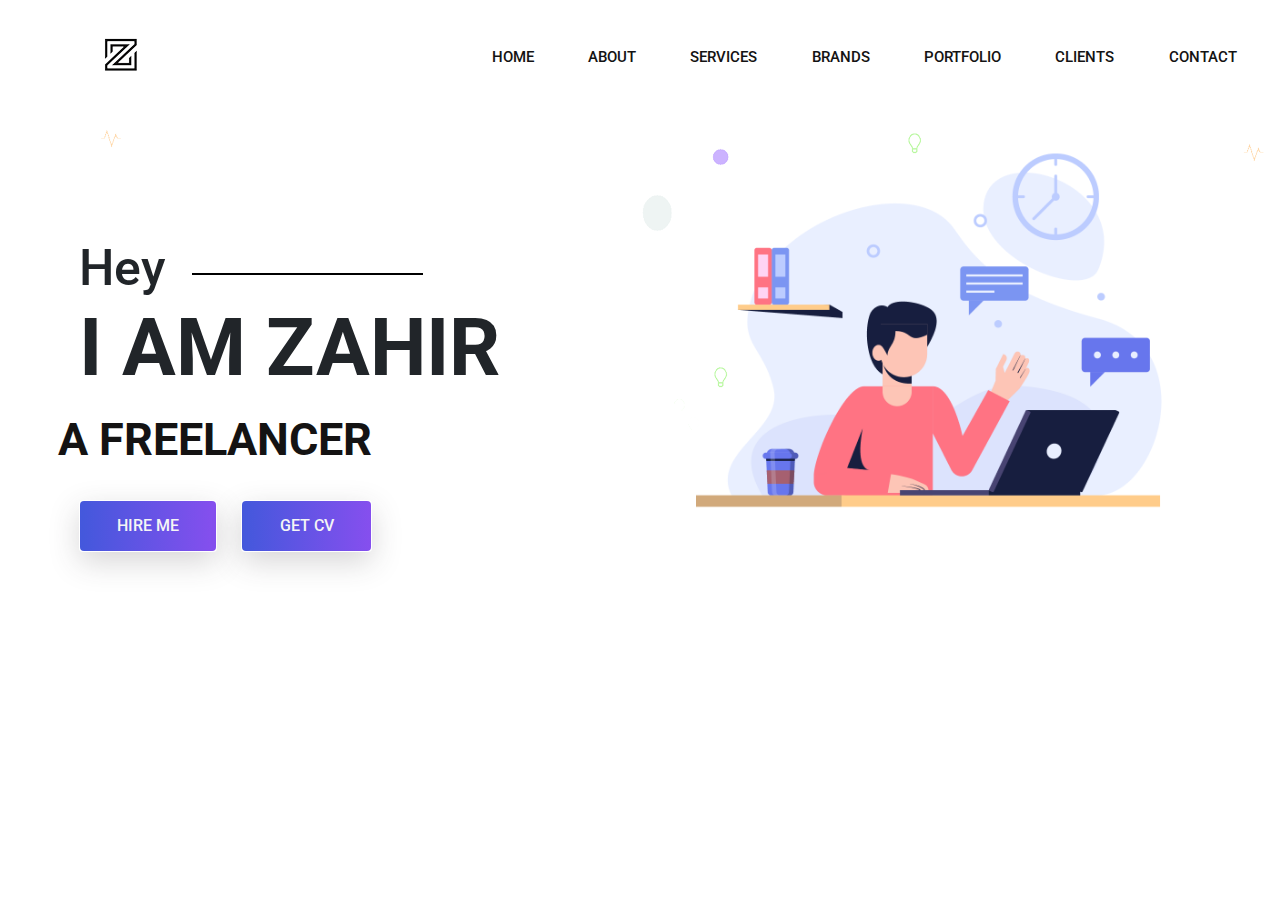
<file: Index.html>
<!DOCTYPE html>
<html lang="en">

<head>
    <meta charset="UTF-8">
    <meta name="viewport" content="width=device-width, initial-scale=1.0">
    <meta http-equiv="X-UA-Compatible" content="ie=edge">
    <title>Personal Portfolio Website</title>

    <link rel="stylesheet" href="./css/bootstrap.min.css">

    <link rel="stylesheet" href="./css/style.css">

    <link rel="stylesheet" href="./css/responsive.css">

    <link rel="stylesheet" href="./css/transition.css">

    <style>
        body{
            overflow-y: hidden;
        }

    </style>

</head>

<body>


    <!--  ======================= Start Header Area ============================== -->
<div class="nav-wrapper">
    <header class="header_area">
        <div class="main-menu">
            <nav class="navbar navbar-expand-lg navbar-light">
                <a class="navbar-brand" href="Index.html"><img src="./img/logo.png" alt="logo"></a>
                <button class="navbar-toggler" type="button" data-toggle="collapse" data-target="#navbarNav"
                    aria-controls="navbarNav" aria-expanded="false" aria-label="Toggle navigation">
                    <span class="navbar-toggler-icon"></span>
                </button>
                <div class="collapse navbar-collapse" id="navbarNav">
                    <div class="mr-auto"></div>
                    <ul class="navbar-nav">
                        <li class="nav-item">
                            <a class="nav-link" href="Index.html">Home</a>
                        </li>
                        <li class="nav-item">
                            <a class="nav-link" href="about.html">about</a>
                        </li>
                        <li class="nav-item">
                            <a class="nav-link" href="Services.html">Services</a>
                        </li>
                        <li class="nav-item">
                            <a class="nav-link" href="brands.html">brands</a>
                        </li>
                        <li class="nav-item">
                            <a class="nav-link" href="portfolio.html">portfolio</a>
                        </li>
                        <li class="nav-item">
                            <a class="nav-link" href="clients.html">clients</a>
                        </li>
                        <li class="nav-item">
                            <a class="nav-link" href="contact.html">contact</a>
                        </li>

                    </ul>
                </div>
            </nav>
        </div>
    </header>
</div>
    <!--  ======================= End Header Area ============================== -->

    <!--  ======================= Start Main Area ================================ -->
    <main class="site-main">


        <!--  ======================= Start Banner Area =======================  -->
        <section class="site-banner">
            <div class="container">
                <div class="row">
                    <div class="col-lg-6 col-md-12 site-title">
                        <h3 class="title-text">Hey</h3>
                        <h1 class="title-text text-uppercase">I am Zahir</h1>
                        
                        <div class="animated-text">
                            <div class="line">
                            <div class="line1">A Freelancer</div>
                            <div class="line2"> &nbsp; Web Designer</div>
                            <div class="line3">Web Developer</div>
                            <div class="line4">UX/UI Designer</div>
                            </div>
                         </div>

                        <div class="site-buttons">
                            <div class="d-flex flex-row flex-wrap">
                                <button type="button" class="btn button primary-button mr-4 text-uppercase">hire
                                    me</button>
                                <button type="button" class="btn button primary-button text-uppercase">Get cv</button>
                            </div>
                        </div>
                    </div>
                    <div class="col-lg-6 col-md-12 banner-image">
                        <img src="./img/banner/banner-img.png" alt="banner-img" class="img-fluid">
                    </div>
                </div>
            </div>
        </section>
        <!--  ======================= End Banner Area =======================  -->

    <!--  Jquery js file  -->
    <script src="./js/jquery.3.4.1.js"></script>

    <!--  Bootstrap js file  -->
    <script src="./js/bootstrap.min.js"></script>

    <!--  custom js file  -->
    <script src="./js/main.js"></script>

</body>

</html>
</file>
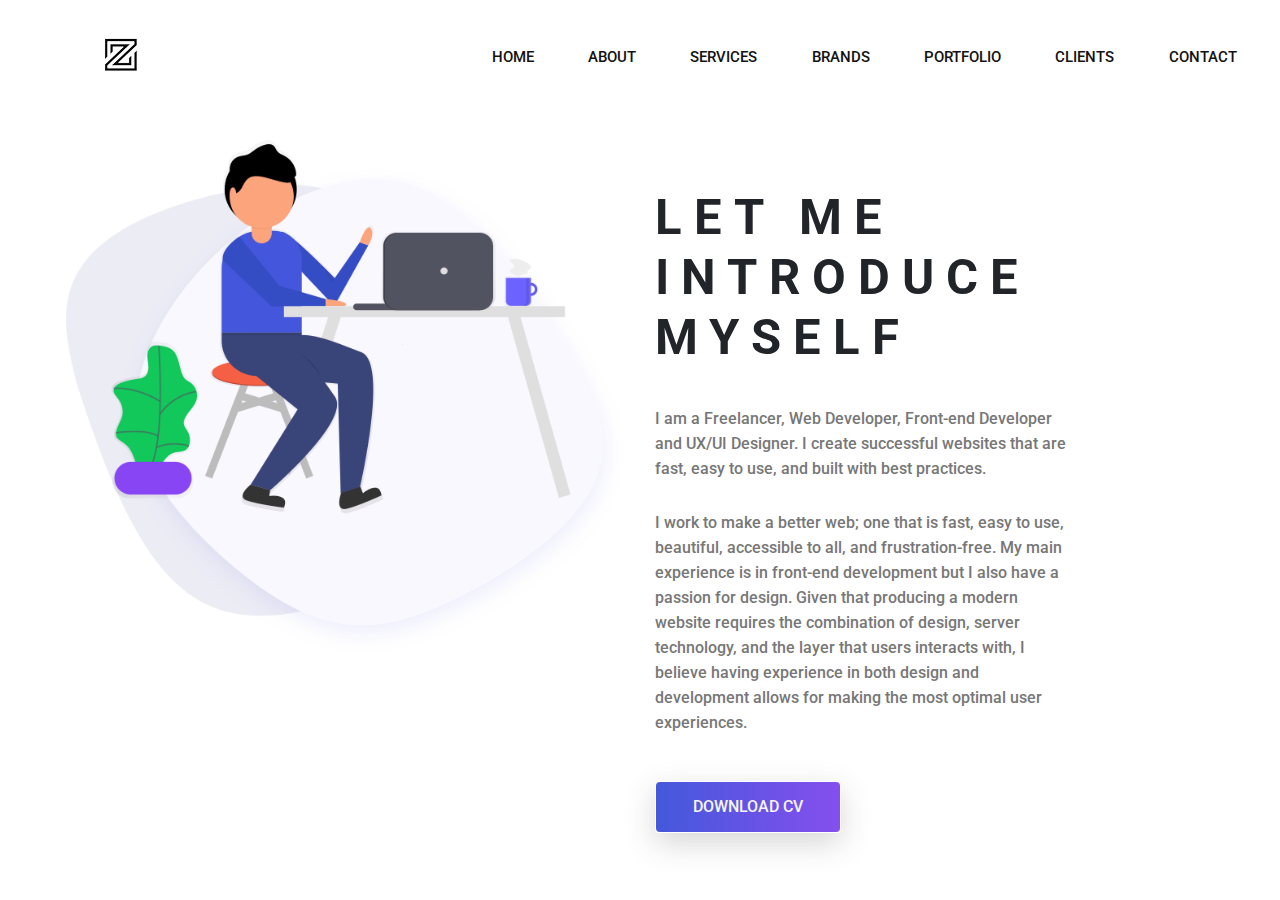
<file: about.html>
<!DOCTYPE html>
<html lang="en">

<head>
    <meta charset="UTF-8">
    <meta name="viewport" content="width=device-width, initial-scale=1.0">
    <meta http-equiv="X-UA-Compatible" content="ie=edge">
    <title>Personal Portfolio Website</title>

    <link rel="stylesheet" href="./css/bootstrap.min.css">

    <link rel="stylesheet" href="./css/style.css">

    <link rel="stylesheet" href="./css/responsive.css">
    
    <link rel="stylesheet" href="./css/transition.css">

    
</head>
<body>
    
     <!--  ======================= Start Header Area ============================== -->
     <header class="header_area">
        <div class="main-menu">
            <nav class="navbar navbar-expand-lg navbar-light">
                <a class="navbar-brand" href="Index.html"><img src="./img/logo.png" alt="logo"></a>
                <button class="navbar-toggler" type="button" data-toggle="collapse" data-target="#navbarNav"
                    aria-controls="navbarNav" aria-expanded="false" aria-label="Toggle navigation">
                    <span class="navbar-toggler-icon"></span>
                </button>
                <div class="collapse navbar-collapse" id="navbarNav">
                    <div class="mr-auto"></div>
                    <ul class="navbar-nav">
                        <li class="nav-item active">
                            <a class="nav-link" href="Index.html">Home</a>
                        </li>
                        <li class="nav-item">
                            <a class="nav-link" href="about.html">about</a>
                        </li>
                        <li class="nav-item">
                            <a class="nav-link" href="Services.html">Services</a>
                        </li>
                        <li class="nav-item">
                            <a class="nav-link" href="brands.html">brands</a>
                        </li>
                        <li class="nav-item">
                            <a class="nav-link" href="portfolio.html">portfolio</a>
                        </li>
                        <li class="nav-item">
                            <a class="nav-link" href="clients.html">clients</a>
                        </li>
                        <li class="nav-item">
                            <a class="nav-link" href="contact.html">contact</a>
                        </li>

                    </ul>
                </div>
            </nav>
        </div>
    </header>

    <!--  ======================= End Header Area ============================== -->


      <!--  ========================= About Area ==========================  -->
      <main class="site-main">
      <section class="about-area">
        <div class="container-fluid">
            <div class="row">
                <div class="col-lg-6 col-md-12">
                    <div class="about-image">
                        <img src="./img/about-us.png" alt="About us" class="img-fluid">
                    </div>
                </div>
                <div class="col-lg-6 col-md-12 about-title">
                    <h2 class="text-uppercase pt-5">
                        <span>Let me</span>
                        <span>introduce</span>
                        <span>myself</span>
                    </h2>
                    <div class="paragraph py-4 w-75">
                        <p class="para">
                            I am a Freelancer, Web Developer, Front-end Developer and UX/UI Designer.   
                            I create successful websites that are fast, easy to use, and built 
                            with best practices.
                        </p>
                        <p class="para">
                            I work to make a better web; one that is fast, easy to use, beautiful, 
                            accessible to all, and frustration-free. My main experience is in front-end development but I also have a passion 
                            for design. Given that producing a modern website requires the combination 
                            of design, server technology, and the layer that users interacts with, 
                            I believe having experience in both design and development allows for 
                            making the most optimal user experiences.
                        </p>
                    </div>
                    <button type="button" class="btn button primary-button text-uppercase">Download cv</button>
                </div>
            </div>
        </div>
    </section>
</main>
    <!--  ========================= End About Area ==========================  -->


     <!--  Jquery js file  -->
     <script src="./js/jquery.3.4.1.js"></script>

     <!--  Bootstrap js file  -->
     <script src="./js/bootstrap.min.js"></script>
 
     <!--  custom js file  -->
     <script src="./js/main.js"></script>
</body>
</html>
</file>
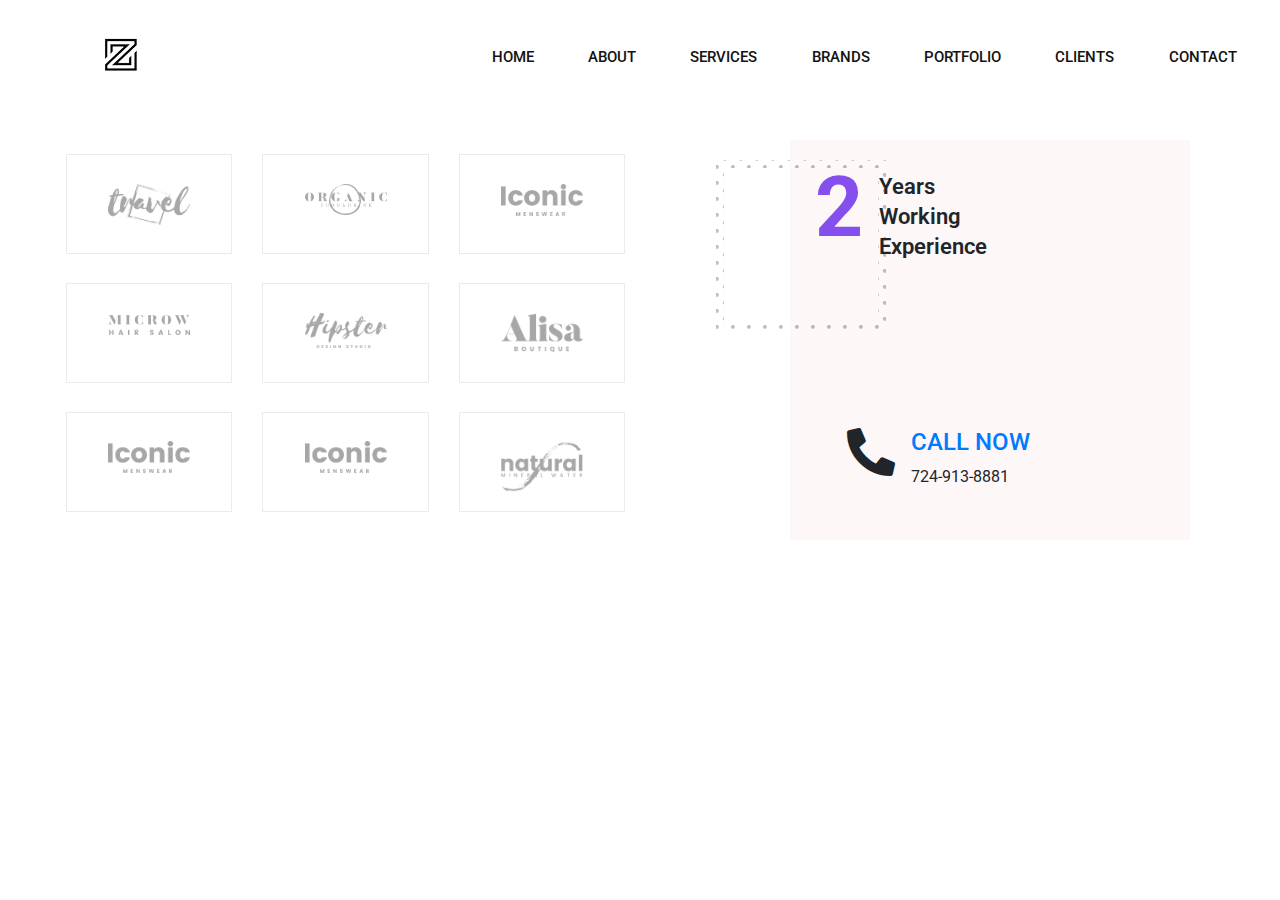
<file: brands.html>
<!DOCTYPE html>
<html lang="en">

<head>
    <meta charset="UTF-8">
    <meta name="viewport" content="width=device-width, initial-scale=1.0">
    <meta http-equiv="X-UA-Compatible" content="ie=edge">
    <title>Personal Portfolio Website</title>

    <link rel="stylesheet" href="./css/bootstrap.min.css">

    <link rel="stylesheet" href="./css/all.min.css">

    <link rel="stylesheet" href="./vendor/Magnific-Popup/dist/magnific-popup.css">

    <link rel="stylesheet" href="./vendor/owl-carousel/css/owl.carousel.min.css">
    <link rel="stylesheet" href="./vendor/owl-carousel/css/owl.theme.default.min.css">

    <link rel="stylesheet" href="css/style.css">

    <link rel="stylesheet" href="./css/responsive.css">
    
    <link rel="stylesheet" href="./css/transition.css">
</head>
<body>
    
     <!--  ======================= Start Header Area ============================== -->
<div class="nav-wrapper">
     <header class="header_area">
        <div class="main-menu">
            <nav class="navbar navbar-expand-lg navbar-light">
                <a class="navbar-brand" href="Index.html"><img src="./img/logo.png" alt="logo"></a>
                <button class="navbar-toggler" type="button" data-toggle="collapse" data-target="#navbarNav"
                    aria-controls="navbarNav" aria-expanded="false" aria-label="Toggle navigation">
                    <span class="navbar-toggler-icon"></span>
                </button>
                <div class="collapse navbar-collapse" id="navbarNav">
                    <div class="mr-auto"></div>
                    <ul class="navbar-nav">
                        <li class="nav-item active">
                            <a class="nav-link" href="Index.html">Home</a>
                        </li>
                        <li class="nav-item">
                            <a class="nav-link" href="about.html">about</a>
                        </li>
                        <li class="nav-item">
                            <a class="nav-link" href="Services.html">Services</a>
                        </li>
                        <li class="nav-item">
                            <a class="nav-link" href="brands.html">brands</a>
                        </li>
                        <li class="nav-item">
                            <a class="nav-link" href="portfolio.html">portfolio</a>
                        </li>
                        <li class="nav-item">
                            <a class="nav-link" href="clients.html">clients</a>
                        </li>
                        <li class="nav-item">
                            <a class="nav-link" href="contact.html">contact</a>
                        </li>

                    </ul>
                </div>
            </nav>
        </div>
    </header>
</div>
    <!--  ======================= End Header Area ============================== -->


     <!--  ======================== Brand Area ==============================  -->
     <main class="site-main">
     <section class="brand-area">
        <div class="container-fluid">
            <div class="row">
                <div class="col-xl-6 col-lg-12 col-md-12">
                    <div class="first-row row">
                        <div class="col-lg-4 col-md-6 col-sm-6">
                            <div class="single-brand">
                                <img src="./img/brands/logo1.png" alt="Brand-1 ">
                            </div>
                        </div>
                        <div class="col-lg-4 col-md-6 col-sm-6">
                            <div class="single-brand">
                                <img src="./img/brands/logo2.png" alt="Brand-2 ">
                            </div>
                        </div>
                        <div class="col-lg-4 col-md-6 col-sm-6">
                            <div class="single-brand">
                                <img src="./img/brands/logo3.png" alt="Brand-3 ">
                            </div>
                        </div>
                        <div class="col-lg-4 col-md-6 col-sm-6">
                            <div class="single-brand">
                                <img src="./img/brands/logo4.png" alt="Brand-4">
                            </div>
                        </div>
                        <div class="col-lg-4 col-md-6 col-sm-6">
                            <div class="single-brand">
                                <img src="./img/brands/logo5.png" alt="Brand-5 ">
                            </div>
                        </div>
                        <div class="col-lg-4 col-md-6 col-sm-6">
                            <div class="single-brand">
                                <img src="./img/brands/logo6.png" alt="Brand-6">
                            </div>
                        </div>
                        <div class="col-lg-4 col-md-6 col-sm-6">
                            <div class="single-brand">
                                <img src="./img/brands/logo7.png" alt="Brand-7 ">
                            </div>
                        </div>
                        <div class="col-lg-4 col-md-6 col-sm-6">
                            <div class="single-brand">
                                <img src="./img/brands/logo8.png" alt="Brand-8 ">
                            </div>
                        </div>
                        <div class="col-lg-4 col-md-6 col-sm-6">
                            <div class="single-brand">
                                <img src="./img/brands/logo9.png" alt="Brand-9">
                            </div>
                        </div>
                    </div>
                </div>
                <div class="col-xl-6 col-lg-12 col-md-12">
                    <div class="experience-area">
                        <div class="d-flex flex-row years-area">
                            <h2 class="p-3 years">2</h2>
                            <h2>
                                <span>Years</span>
                                <span>Working</span>
                                <span>Experience</span>
                            </h2>
                        </div>
                        <div class="d-flex flex-row flex-wrap call-area">
                            <span><i class="fas fa-phone-alt fa-3x px-3"></i></span>
                            <div class="call-now">
                                <a href="#" class="text-uppercase h4 font-roboto">Call Now</a>
                                <span class="font-roboto py-2">724-913-8881</span>
                            </div>
                        </div>
                        <div class="bg-panel"></div>
                    </div>
                </div>
            </div>
        </div>
    </section>
    </main>

    <!--  ======================== End Brand Area ==============================  -->


     <!--  Jquery js file  -->
     <script src="./js/jquery.3.4.1.js"></script>

     <!--  Bootstrap js file  -->
     <script src="./js/bootstrap.min.js"></script>
 
     <!--  isotope js library  -->
     <script src="./vendor/isotope/isotope.min.js"></script>
 
     <!--  Magnific popup script file  -->
     <script src="./vendor/Magnific-Popup/dist/jquery.magnific-popup.min.js"></script>
 
     <!--  Owl-carousel js file  -->
     <script src="./vendor/owl-carousel/js/owl.carousel.min.js"></script>
 
     <!--  custom js file  -->
     <script src="./js/main.js"></script>


</body>
</html>
</file>
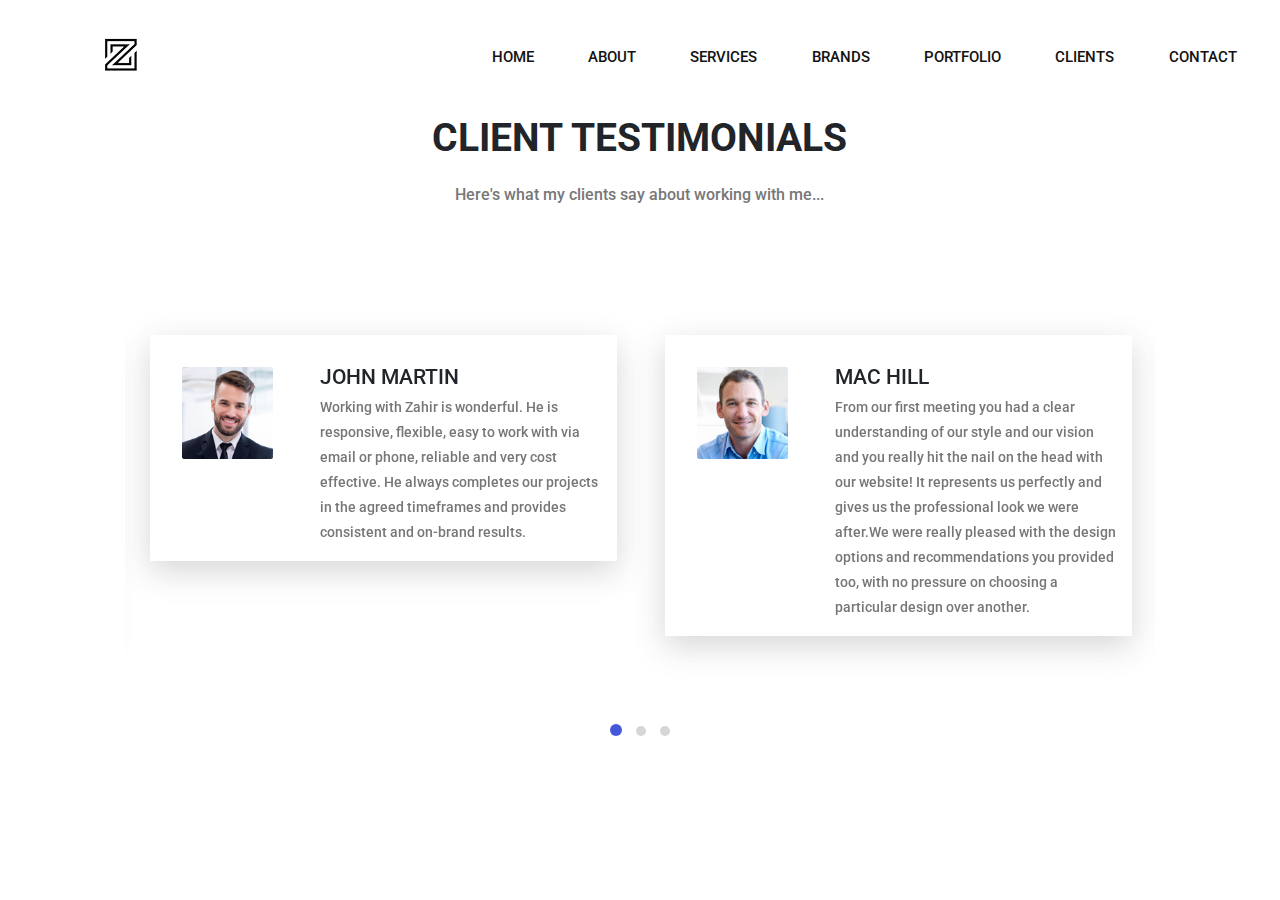
<file: clients.html>
<!DOCTYPE html>
<html lang="en">

<head>
    <meta charset="UTF-8">
    <meta name="viewport" content="width=device-width, initial-scale=1.0">
    <meta http-equiv="X-UA-Compatible" content="ie=edge">
    <title>Personal Portfolio Website</title>

    <link rel="stylesheet" href="./css/bootstrap.min.css">

    <link rel="stylesheet" href="./css/all.min.css">

    <link rel="stylesheet" href="./vendor/Magnific-Popup/dist/magnific-popup.css">

    <link rel="stylesheet" href="./vendor/owl-carousel/css/owl.carousel.min.css">
    <link rel="stylesheet" href="./vendor/owl-carousel/css/owl.theme.default.min.css">

    <link rel="stylesheet" href="./css/style.css">

    <link rel="stylesheet" href="./css/responsive.css">
    
    <link rel="stylesheet" href="./css/transition.css">

    <style>
        .nav-wrapper{
        height: 80px;
        }
    </style>
</head>
<body>
    
     <!--  ======================= Start Header Area ============================== -->
<div class="nav-wrapper">
     <header class="header_area">
        <div class="main-menu">
            <nav class="navbar navbar-expand-lg navbar-light">
                <a class="navbar-brand" href="Index.html"><img src="./img/logo.png" alt="logo"></a>
                <button class="navbar-toggler" type="button" data-toggle="collapse" data-target="#navbarNav"
                    aria-controls="navbarNav" aria-expanded="false" aria-label="Toggle navigation">
                    <span class="navbar-toggler-icon"></span>
                </button>
                <div class="collapse navbar-collapse" id="navbarNav">
                    <div class="mr-auto"></div>
                    <ul class="navbar-nav">
                        <li class="nav-item active">
                            <a class="nav-link" href="Index.html">Home</a>
                        </li>
                        <li class="nav-item">
                            <a class="nav-link" href="about.html">about</a>
                        </li>
                        <li class="nav-item">
                            <a class="nav-link" href="Services.html">Services</a>
                        </li>
                        <li class="nav-item">
                            <a class="nav-link" href="brands.html">brands</a>
                        </li>
                        <li class="nav-item">
                            <a class="nav-link" href="portfolio.html">portfolio</a>
                        </li>
                        <li class="nav-item">
                            <a class="nav-link" href="clients.html">clients</a>
                        </li>
                        <li class="nav-item">
                            <a class="nav-link" href="contact.html">contact</a>
                        </li>

                    </ul>
                </div>
            </nav>
        </div>
    </header>
</div>
    <!--  ======================= End Header Area ============================== -->

 
 
 
 <!--  ======================== About Me Area ==============================  -->
 <main class="site-main">
 <section class="about-area">
    <div class="container">
        <div class="row text-center">
            <div class="col-12">
                <div class="about-title">
                    <h1 class="text-uppercase title-h1">Client Testimonials</h1>
                    <p class="para">
                        Here's what my clients say about working with me...
                    </p>
                </div>
            </div>
        </div>
    </div>

    <div class="container carousel py-lg-5">
        <div class="owl-carousel owl-theme">
            <div class="client row">
                <div class="col-lg-4 col-md-12 client-img">
                    <img src="./img/testimonials/t1.jpg" alt="img1" class="img-fluid">
                </div>
                <div class="col-lg-8 col-md-12 about-client">
                    <h4 class="text-uppercase">John Martin</h4>
                    <p class="para">Working with Zahir is wonderful. He is responsive, flexible, easy to work with via email or phone, reliable and very cost 
                        effective. He always completes our projects in the agreed timeframes and 
                        provides consistent and on-brand results.</p>
                </div>
            </div>
            <div class="client row">
                <div class="col-lg-4 col-md-12 client-img">
                    <img src="./img/testimonials/t2.jpg" alt="img2" class="img-fluid">
                </div>
                <div class="col-lg-8 col-md-12 about-client">
                    <h4 class="text-uppercase">Mac Hill</h4>
                    <p class="para">From our first meeting you had a clear understanding of our style and our 
                        vision and you really hit the nail on the head with our website! It represents 
                        us perfectly and gives us the professional look we were after.We were really 
                        pleased with the design options and recommendations you provided too, with no 
                        pressure on choosing a particular design over another.</p>
                </div>
            </div>
            <div class="client row">
                <div class="col-lg-4 col-md-12 client-img">
                    <img src="./img/testimonials/t3.jpg" alt="img3" class="img-fluid">
                </div>
                <div class="col-lg-8 col-md-12 about-client">
                    <h4 class="text-uppercase">Robert Maxwell</h4>
                    <p class="para">Absoultely love working with Zahir. He is completely engaged in your project, pays
                        close attention to your brief and always recommends the best solutions to achieve 
                        your desired outcome. Zahir continously ensures that our projects run smoothly on 
                        time and on budget. Definitely recommend Zahir!</p>
                </div>
            </div>
            <div class="client row">
                <div class="col-lg-4 col-md-12 client-img">
                    <img src="./img/testimonials/t4.jpg" alt="img4" class="img-fluid">
                </div>
                <div class="col-lg-8 col-md-12 about-client">
                    <h4 class="text-uppercase">Thomas Hill</h4>
                    <p class="para">Highly recommended! Thank you Zahir I’m always very happy with your web designs. 
                        I can tell you what I want and you always deliver something that looks 
                        fantastic and professional. I like that you take care of the web publishing 
                        as well so I don’t need to be involved in that. I’ll continue to hire you for our web 
                        designing needs in the future and I’m more than happy to recommend your services to 
                        other businesses.</p>
                </div>
            </div>
            <div class="client row">
                <div class="col-lg-4 col-md-12 client-img">
                    <img src="./img/testimonials/t5.jpg" alt="img5" class="img-fluid">
                </div>
                <div class="col-lg-8 col-md-12 about-client">
                    <h4 class="text-uppercase">John Conover</h4>
                    <p class="para">Thanks for helping us get our website out there. This was everything we wanted 
                        to get our new business image on the road and we’re absolutely stoked with the results. There’s no way we could have 
                        done all that by ourselves. Since then we’ve had heaps of tradies ask who 
                        designed our website and we’ve been more than happen to recommend your services 
                        to them. Thanks again for your great work!</p>
                </div>
            </div>
            <div class="client row">
                <div class="col-lg-4 col-md-12 client-img">
                    <img src="./img/testimonials/t6.jpg" alt="img6" class="img-fluid">
                </div>
                <div class="col-lg-8 col-md-12 about-client">
                    <h4 class="text-uppercase">Michael Vasquez</h4>
                    <p class="para">Zahir was incredibly easy to work with and beyond professional even while doing 
                        everything via email. He understood my vision for my website and UX design 
                        with his detailed questionnaire and easy communication style.
                        I am thrilled with both my webiste and UX design. I recieve compliments every time
                        I show others my website and UX.</p>
                </div>
            </div>
        </div>
    </div>

</section>
</main>
<!--  ======================== End About Me Area ==============================  -->

<!--  Jquery js file  -->
<script src="./js/jquery.3.4.1.js"></script>

<!--  Bootstrap js file  -->
<script src="./js/bootstrap.min.js"></script>

<!--  isotope js library  -->
<script src="./vendor/isotope/isotope.min.js"></script>

<!--  Magnific popup script file  -->
<script src="./vendor/Magnific-Popup/dist/jquery.magnific-popup.min.js"></script>

<!--  Owl-carousel js file  -->
<script src="./vendor/owl-carousel/js/owl.carousel.min.js"></script>

<!--  custom js file  -->
<script src="./js/main.js"></script>




</body>
</html>
</file>
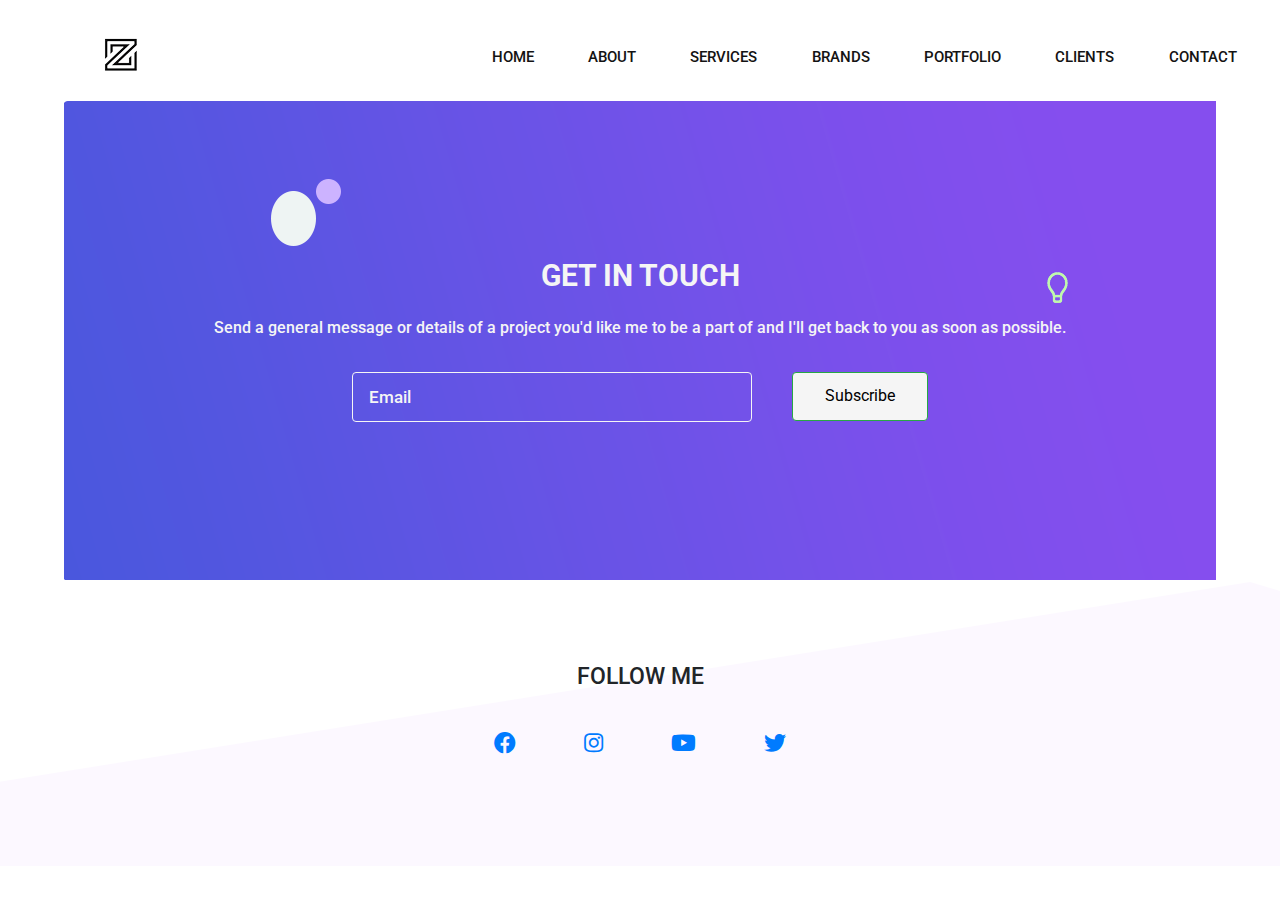
<file: contact.html>
<!DOCTYPE html>
<html lang="en">

<head>
    <meta charset="UTF-8">
    <meta name="viewport" content="width=device-width, initial-scale=1.0">
    <meta http-equiv="X-UA-Compatible" content="ie=edge">
    <title>Personal Portfolio Website</title>

    <link rel="stylesheet" href="./css/bootstrap.min.css">

    <link rel="stylesheet" href="./css/all.min.css">

    <link rel="stylesheet" href="css/style.css">

    <link rel="stylesheet" href="./css/responsive.css">
    
    <link rel="stylesheet" href="./css/transition.css">

</head>
<body>
    
     <!--  ======================= Start Header Area ============================== -->
<div class="nav-wrapper">
     <header class="header_area">
        <div class="main-menu">
            <nav class="navbar navbar-expand-lg navbar-light">
                <a class="navbar-brand" href="Index.html"><img src="./img/logo.png" alt="logo"></a>
                <button class="navbar-toggler" type="button" data-toggle="collapse" data-target="#navbarNav"
                    aria-controls="navbarNav" aria-expanded="false" aria-label="Toggle navigation">
                    <span class="navbar-toggler-icon"></span>
                </button>
                <div class="collapse navbar-collapse" id="navbarNav">
                    <div class="mr-auto"></div>
                    <ul class="navbar-nav">
                        <li class="nav-item active">
                            <a class="nav-link" href="Index.html">Home</a>
                        </li>
                        <li class="nav-item">
                            <a class="nav-link" href="about.html">about</a>
                        </li>
                        <li class="nav-item">
                            <a class="nav-link" href="Services.html">Services</a>
                        </li>
                        <li class="nav-item">
                            <a class="nav-link" href="brands.html">brands</a>
                        </li>
                        <li class="nav-item">
                            <a class="nav-link" href="portfolio.html">portfolio</a>
                        </li>
                        <li class="nav-item">
                            <a class="nav-link" href="clients.html">clients</a>
                        </li>
                        <li class="nav-item">
                            <a class="nav-link" href="contact.html">contact</a>
                        </li>

                    </ul>
                </div>
            </nav>
        </div>
    </header>
</div>
    <!--  ======================= End Header Area ============================== -->




<!--  ========================== Subscribe me Area ============================  -->

<main class="site-main">
<section class="subscribe-us-area">
    <div class="container subscribe">
        <div class="row">
            <div class="col-lg-12 text-center subscribe-title">
                <h4 class="text-uppercase">Get in Touch</h4>
                <p class="para">Send a general message or details of a project you'd like me to be a part of and I'll get back to you as soon as possible.</p>
            </div>
        </div>
        <div class="d-sm-flex justify-content-center">
            <form class="w-50">
                <div class="row d-flex flex-row flex-wrap">
                    <div class="col input-textbox">
                        <input type="text" id="txtemail" class="form-control" placeholder="Email" autocomplete="off">
                    </div>
                    <div class="col">
                        <div class="btn-submit">
                            <button type="submit" class="btn btn-success float-right">Subscribe</button>
                        </div>
                    </div>
                </div>
            </form>
        </div>
    </div>
</section>

</main>
<!--  ========================== End Subscribe me Area ============================  -->


<footer class="footer-area">
    <div class="container">
        <div class="">
            <div class="social text-center">
                <h3 class="text-uppercase">Follow me</h3>
                <a href="#"><i class="fab fa-facebook"></i></a>
                <a href="#"><i class="fab fa-instagram"></i></a>
                <a href="#"><i class="fab fa-youtube"></i></a>
                <a href="#"><i class="fab fa-twitter"></i></a>
            </div>
        </div>
    </div>
</footer>






    <!--  Jquery js file  -->
    <script src="./js/jquery.3.4.1.js"></script>

    <!--  Bootstrap js file  -->
    <script src="./js/bootstrap.min.js"></script>

    <!--  custom js file  -->
    <script src="./js/main.js"></script>


</body>
</html>
</file>
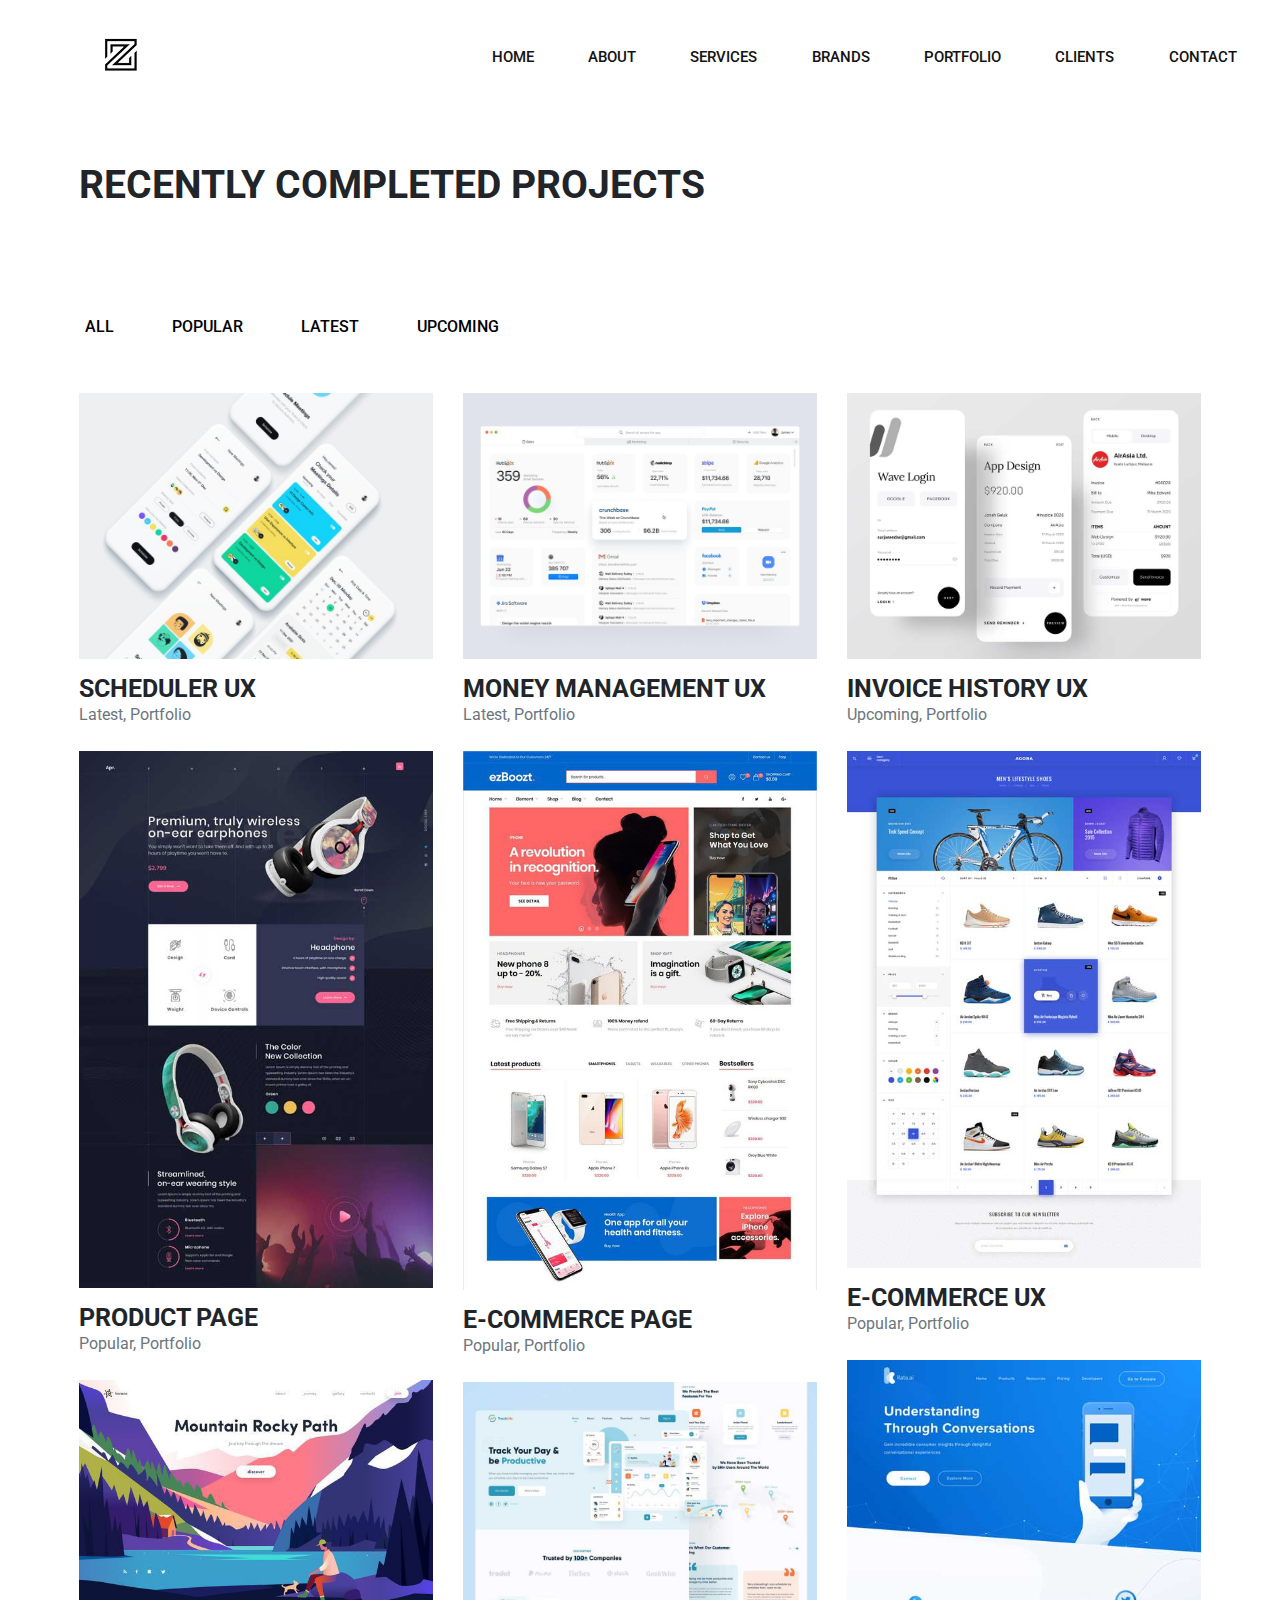
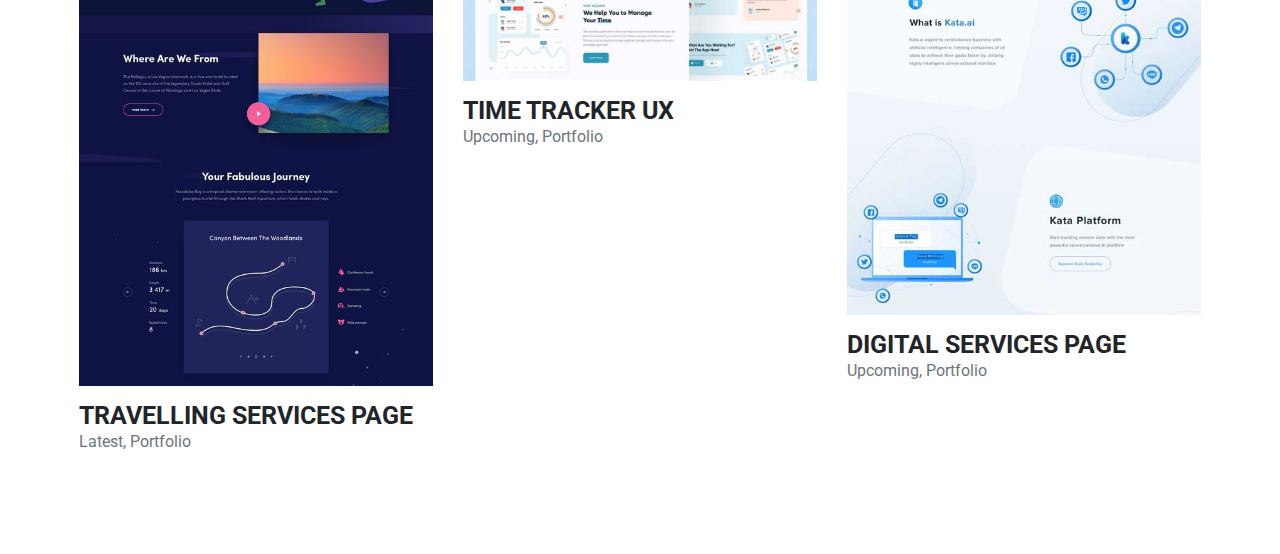
<file: portfolio.html>
<!DOCTYPE html>
<html lang="en">

<head>
    <meta charset="UTF-8">
    <meta name="viewport" content="width=device-width, initial-scale=1.0">
    <meta http-equiv="X-UA-Compatible" content="ie=edge">
    <title>Personal Portfolio Website</title>
    
    <link rel="stylesheet" href="./css/bootstrap.min.css">

    <link rel="stylesheet" href="./css/all.min.css">

    <link rel="stylesheet" href="./vendor/Magnific-Popup/dist/magnific-popup.css">

    <link rel="stylesheet" href="./vendor/owl-carousel/css/owl.carousel.min.css">
    <link rel="stylesheet" href="./vendor/owl-carousel/css/owl.theme.default.min.css">

    <link rel="stylesheet" href="./css/style.css">

    <link rel="stylesheet" href="./css/responsive.css">
    
    <link rel="stylesheet" href="./css/transition.css">
</head>
<body>
    
     <!--  ======================= Start Header Area ============================== -->
<div class="nav-wrapper">
     <header class="header_area">
        <div class="main-menu">
            <nav class="navbar navbar-expand-lg navbar-light">
                <a class="navbar-brand" href="Index.html"><img src="./img/logo.png" alt="logo"></a>
                <button class="navbar-toggler" type="button" data-toggle="collapse" data-target="#navbarNav"
                    aria-controls="navbarNav" aria-expanded="false" aria-label="Toggle navigation">
                    <span class="navbar-toggler-icon"></span>
                </button>
                <div class="collapse navbar-collapse" id="navbarNav">
                    <div class="mr-auto"></div>
                    <ul class="navbar-nav">
                        <li class="nav-item active">
                            <a class="nav-link" href="Index.html">Home</a>
                        </li>
                        <li class="nav-item">
                            <a class="nav-link" href="about.html">about</a>
                        </li>
                        <li class="nav-item">
                            <a class="nav-link" href="Services.html">Services</a>
                        </li>
                        <li class="nav-item">
                            <a class="nav-link" href="brands.html">brands</a>
                        </li>
                        <li class="nav-item">
                            <a class="nav-link" href="portfolio.html">portfolio</a>
                        </li>
                        <li class="nav-item">
                            <a class="nav-link" href="clients.html">clients</a>
                        </li>
                        <li class="nav-item">
                            <a class="nav-link" href="contact.html">contact</a>
                        </li>

                    </ul>
                </div>
            </nav>
        </div>
    </header>
</div>
    <!--  ======================= End Header Area ============================== -->



<!--  ======================= Project Area =============================  -->

<main class="site-main">
<section class="project-area">
    <div class="container">
        <div class="project-title pb-5">
            <h1 class="text-uppercase title-h1">Recently Completed Projects</h1>
        </div>

        <div class="button-group">
            <button type="button" class="active" id="btn1" data-filter="*">All</button>
            <button type="button" data-filter=".popular">Popular</button>
            <button type="button" data-filter=".latest">Latest</button>
            <button type="button" data-filter=".upcoming">Upcoming</button>
        </div>


        <div class="row grid">
            <div class="col-lg-4 col-md-6 col-sm-12 element-item latest">
                <div class="our-project">
                    <div class="img">
                        <a class="test-popup-link" href="./img/portfolio/p1.jpg">
                            <img src="./img/portfolio/p1.jpg" alt="portfolio-1" class="img-fluid">
                        </a>
                    </div>
                    <div class="title py-4">
                        <h4 class="text-uppercase">Scheduler UX</h4>
                        <span class="text-secondary">Latest, Portfolio</span>
                    </div>
                </div>
            </div>
            <div class="col-lg-4 col-md-6 col-sm-12 element-item latest">
                <div class="our-project">
                    <div class="img">
                        <a class="test-popup-link" href="./img/portfolio/p2.jpg">
                            <img src="./img/portfolio/p2.jpg" alt="portfolio-2" class="img-fluid">
                        </a>
                    </div>
                    <div class="title py-4">
                        <h4 class="text-uppercase">Money Management UX</h4>
                        <span class="text-secondary">Latest, Portfolio</span>
                    </div>
                </div>
            </div>
            <div class="col-lg-4 col-md-6 col-sm-12 element-item upcoming">
                <div class="our-project">
                    <div class="img">
                        <a class="test-popup-link" href="./img/portfolio/p3.jpg">
                            <img src="./img/portfolio/p3.jpg" alt="portfolio-3" class="img-fluid">
                        </a>
                    </div>
                    <div class="title py-4">
                        <h4 class="text-uppercase">Invoice History UX</h4>
                        <span class="text-secondary">Upcoming, Portfolio</span>
                    </div>
                </div>
            </div>
            <div class="col-lg-4 col-md-6 col-sm-12 element-item popular">
                <div class="our-project">
                    <div class="img">
                        <a class="test-popup-link" href="./img/portfolio/p4.jpg">
                            <img src="./img/portfolio/p4.jpg" alt="portfolio-4" class="img-fluid">
                        </a>
                    </div>
                    <div class="title py-4">
                        <h4 class="text-uppercase">Product Page</h4>
                        <span class="text-secondary">Popular, Portfolio</span>
                    </div>
                </div>
            </div>
            <div class="col-lg-4 col-md-6 col-sm-12 element-item popular">
                <div class="our-project">
                    <div class="img">
                        <a class="test-popup-link" href="./img/portfolio/p5.jpg">
                            <img src="./img/portfolio/p5.jpg" alt="portfolio-5" class="img-fluid">
                        </a>
                    </div>
                    <div class="title py-4">
                        <h4 class="text-uppercase">E-commerce Page</h4>
                        <span class="text-secondary">Popular, Portfolio</span>
                    </div>
                </div>
            </div>
            <div class="col-lg-4 col-md-6 col-sm-12 element-item popular">
                <div class="our-project">
                    <div class="img">
                        <a class="test-popup-link" href="./img/portfolio/p6.jpg">
                            <img src="./img/portfolio/p6.jpg" alt="portfolio-6" class="img-fluid">
                        </a>
                    </div>
                    <div class="title py-4">
                        <h4 class="text-uppercase">E-commerce Ux</h4>
                        <span class="text-secondary">Popular, Portfolio</span>
                    </div>
                </div>
            </div>
            <div class="col-lg-4 col-md-6 col-sm-12 element-item upcoming">
                <div class="our-project">
                    <div class="img">
                        <a class="test-popup-link" href="./img/portfolio/p7.jpg">
                            <img src="./img/portfolio/p7.jpg" alt="portfolio-7" class="img-fluid">
                        </a>
                    </div>
                    <div class="title py-4">
                        <h4 class="text-uppercase">Digital Services Page</h4>
                        <span class="text-secondary">Upcoming, Portfolio</span>
                    </div>
                </div>
            </div>
            <div class="col-lg-4 col-md-6 col-sm-12 element-item latest">
                <div class="our-project">
                    <div class="img">
                        <a class="test-popup-link" href="./img/portfolio/p8.jpg">
                            <img src="./img/portfolio/p8.jpg" alt="portfolio-8" class="img-fluid">
                        </a>
                    </div>
                    <div class="title py-4">
                        <h4 class="text-uppercase">Travelling Services Page</h4>
                        <span class="text-secondary">Latest, Portfolio</span>
                    </div>
                </div>
            </div>
            <div class="col-lg-4 col-md-6 col-sm-12 element-item upcoming">
                <div class="our-project">
                    <div class="img">
                        <a class="test-popup-link" href="./img/portfolio/p9.jpg">
                            <img src="./img/portfolio/p9.jpg" alt="portfolio-9" class="img-fluid">
                        </a>
                    </div>
                    <div class="title py-4">
                        <h4 class="text-uppercase">Time Tracker UX</h4>
                        <span class="text-secondary">Upcoming, Portfolio</span>
                    </div>
                </div>
            </div>
        </div>
    </div>
</section>
</main>
<!--  ======================= End Project Area =============================  -->



<!--  Jquery js file  -->
<script src="./js/jquery.3.4.1.js"></script>

<!--  Bootstrap js file  -->
<script src="./js/bootstrap.min.js"></script>

<!--  isotope js library  -->
<script src="./vendor/isotope/isotope.min.js"></script>

<!--  Magnific popup script file  -->
<script src="./vendor/Magnific-Popup/dist/jquery.magnific-popup.min.js"></script>

<!--  Owl-carousel js file  -->
<script src="./vendor/owl-carousel/js/owl.carousel.min.js"></script>

<!--  custom js file  -->
<script src="./js/main.js"></script>


</body>
</html>
</file>
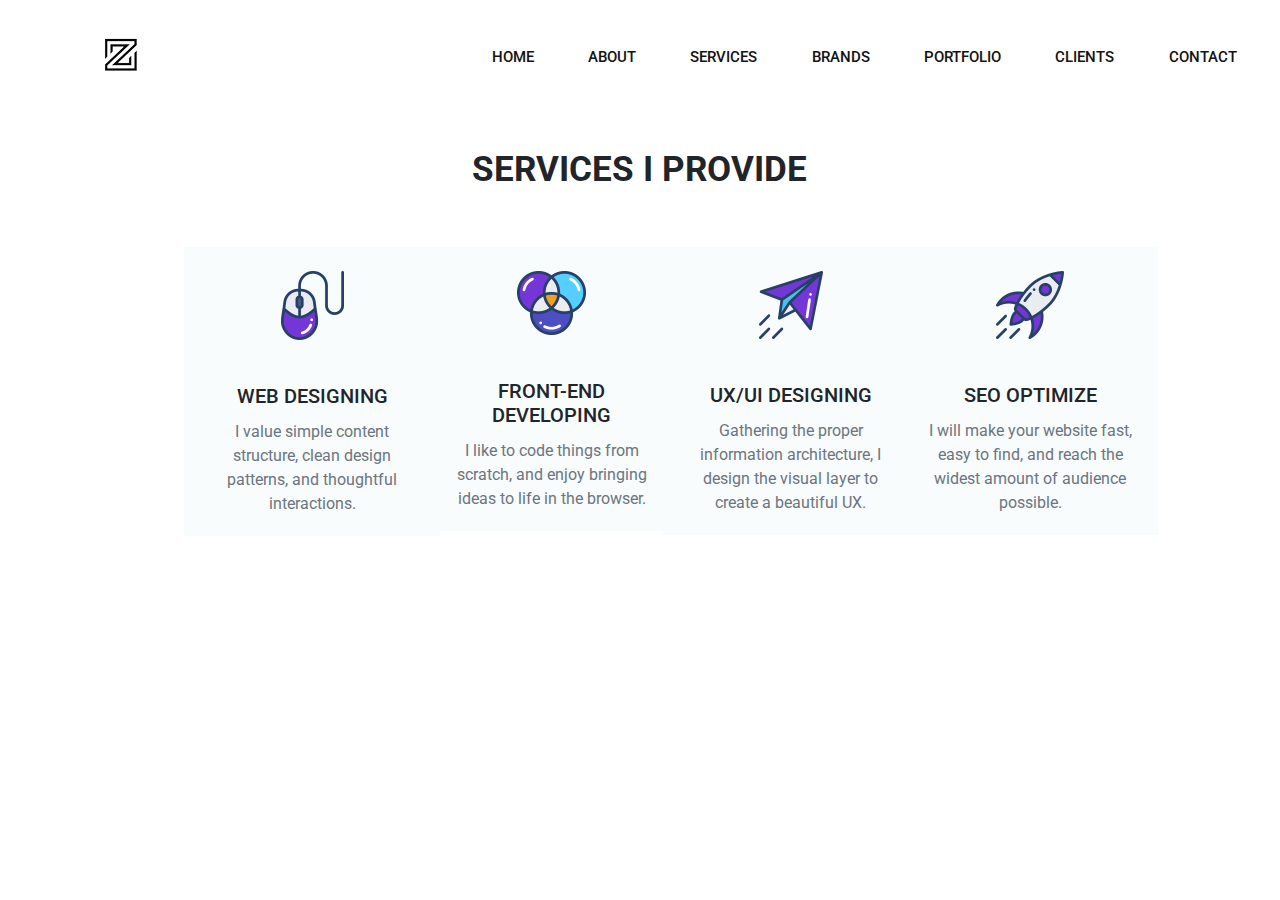
<file: Services.html>
<!DOCTYPE html>
<html lang="en">

<head>
    <meta charset="UTF-8">
    <meta name="viewport" content="width=device-width, initial-scale=1.0">
    <meta http-equiv="X-UA-Compatible" content="ie=edge">
    <title>Personal Portfolio Website</title>

    <link rel="stylesheet" href="./css/bootstrap.min.css">

    <link rel="stylesheet" href="./css/all.min.css">

    <link rel="stylesheet" href="./vendor/Magnific-Popup/dist/magnific-popup.css">

    <link rel="stylesheet" href="./vendor/owl-carousel/css/owl.carousel.min.css">
    <link rel="stylesheet" href="./vendor/owl-carousel/css/owl.theme.default.min.css">

    <link rel="stylesheet" href="./css/style.css">

    <link rel="stylesheet" href="./css/responsive.css">
    
    <link rel="stylesheet" href="./css/transition.css">
</head>
<body>


    <!--  ======================= Start Header Area ============================== -->
<div class="nav-wrapper">
    <header class="header_area">
        <div class="main-menu">
            <nav class="navbar navbar-expand-lg navbar-light">
                <a class="navbar-brand" href="Index.html"><img src="./img/logo.png" alt="logo"></a>
                <button class="navbar-toggler" type="button" data-toggle="collapse" data-target="#navbarNav"
                    aria-controls="navbarNav" aria-expanded="false" aria-label="Toggle navigation">
                    <span class="navbar-toggler-icon"></span>
                </button>
                <div class="collapse navbar-collapse" id="navbarNav">
                    <div class="mr-auto"></div>
                    <ul class="navbar-nav">
                        <li class="nav-item active">
                            <a class="nav-link" href="Index.html">Home</a>
                        </li>
                        <li class="nav-item">
                            <a class="nav-link" href="about.html">about</a>
                        </li>
                        <li class="nav-item">
                            <a class="nav-link" href="Services.html">Services</a>
                        </li>
                        <li class="nav-item">
                            <a class="nav-link" href="brands.html">brands</a>
                        </li>
                        <li class="nav-item">
                            <a class="nav-link" href="portfolio.html">portfolio</a>
                        </li>
                        <li class="nav-item">
                            <a class="nav-link" href="clients.html">clients</a>
                        </li>
                        <li class="nav-item">
                            <a class="nav-link" href="contact.html">contact</a>
                        </li>

                    </ul>
                </div>
            </nav>
        </div>
    </header>
</div>
    <!--  ======================= End Header Area ============================== -->



    <!--  ====================== Start Services Area =============================  -->
    <main class="site-main">
    <section class="services-area">
        <div class="container">
            <div class="row">
                <div class="col-lg-12 text-center services-title">
                    <h1 class="text-uppercase title-text">Services I provide</h1>
                </div>
            </div>
            <div class="container services-list">
                <div class="row">
                    <div class="col-lg-3 col-md-6 col-sm-12">
                        <div class="services">
                            <div class="sevices-img text-center py-4">
                                <img src="./img/services/s1.png" alt="Services-1">
                            </div>
                            <div class="card-body text-center">
                                <h5 class="card-title text-uppercase font-roboto">Web Designing</h5>
                                <p class="card-text text-secondary">
                                    I value simple content structure, clean design patterns, and thoughtful interactions.
                                </p>
                            </div>
                        </div>
                    </div>
                    <div class="col-lg-3 col-md-6 col-sm-12">
                        <div class="services">
                            <div class="sevices-img text-center py-4">
                                <img src="./img/services/s2.png" alt="Services-2">
                            </div>
                            <div class="card-body text-center">
                                <h5 class="card-title text-uppercase font-roboto">Front-End Developing</h5>
                                <p class="card-text text-secondary">
                                    I like to code things from scratch, and enjoy bringing ideas to life in the browser.
                                </p>
                            </div>
                        </div>
                    </div>
                    <div class="col-lg-3 col-md-6 col-sm-12">
                        <div class="services">
                            <div class="sevices-img text-center py-4">
                                <img src="./img/services/s3.png" alt="Services-3">
                            </div>
                            <div class="card-body text-center">
                                <h5 class="card-title text-uppercase font-roboto">UX/UI Designing</h5>
                                <p class="card-text text-secondary">
                                    Gathering the proper information architecture, I design the visual layer to create a beautiful UX.
                                </p>
                            </div>
                        </div>
                    </div>
                    <div class="col-lg-3 col-md-6 col-sm-12">
                        <div class="services">
                            <div class="sevices-img text-center py-4">
                                <img src="./img/services/s4.png" alt="Services-4">
                            </div>
                            <div class="card-body text-center">
                                <h5 class="card-title text-uppercase font-roboto">seo optimize</h5>
                                <p class="card-text text-secondary">
                                    I will make your website fast, easy to find, and reach the widest amount of audience possible.
                                </p>
                            </div>
                        </div>
                    </div>
                </div>
            </div>
        </div>
    </section>

</main>

    <!--  ====================== End Services Area =============================  -->



     <!--  Jquery js file  -->
     <script src="./js/jquery.3.4.1.js"></script>

     <!--  Bootstrap js file  -->
     <script src="./js/bootstrap.min.js"></script>
 
     <!--  isotope js library  -->
     <script src="./vendor/isotope/isotope.min.js"></script>
 
     <!--  Magnific popup script file  -->
     <script src="./vendor/Magnific-Popup/dist/jquery.magnific-popup.min.js"></script>
 
     <!--  Owl-carousel js file  -->
     <script src="./vendor/owl-carousel/js/owl.carousel.min.js"></script>
 
     <!--  custom js file  -->
     <script src="./js/main.js"></script>

</body>
</html>
</file>
<file: css/style.css>
/* import fonts from fonts.css file */

@import url('https://fonts.googleapis.com/css2?family=Roboto&display=swap');

@import url(./fonts.css);


/* css variables */
@import url(./partials/_variables.css);

/* import global styling */
@import url(./partials/_global.css);



/* start navigation */



.header_area .main-menu .navbar .navbar-brand {
    padding: 0 2rem 0 5rem;
}

.header_area .main-menu .navbar {
    padding: 1rem 20rem;
}

.header_area .main-menu .nav-item .nav-link {
    font: normal 500 15px/2px var(--roboto);
    text-transform: uppercase;
    padding: 1.7rem;
    color: var(--title-color);
}


.header_area .main-menu .navbar-nav a:hover {
    background: var(--gradient-color);
    -webkit-background-clip: text;
    -webkit-text-fill-color: transparent;
    background-clip: text;
}


/* end navigation */

/* Banner Area */

.site-main .site-banner {
    background: url(../img/banner/banner.png) no-repeat 0% 50%;
}

.site-main .site-banner .site-title h3 {
    padding-top: 24%;
    font-weight: 500;
}

.site-main .site-banner .site-title h3::after {
    content: " ";
    height: 2px;
    width: 18vw;
    background: black;
    display: inline-block;
    margin-left: 5%;
    transform: translateY(-10px);
}

.site-main .site-banner .site-title h1 {
    font-size: 5rem;
}

.site-main .site-banner .site-title h4 {
    font-size: 1.5rem;
}

.animated-text {
    color: black;
    font: normal bold 49px/ 60px var(--roboto);
    margin-top: 3.5rem;
    margin-left: 8.5rem;
    transform: translate(-50%, -50%);
    height: 60px;
    overflow: hidden;
}

.line {
    font-family: normal 49px/ 60px var(--roboto);
    color: var(--title-color);
    text-transform: uppercase;
    text-align: center;
    font-size: 45px;
}

.line2 {
    margin-left: 1rem;
}

.line3 {
    margin-left: 5rem;
}

.line4 {
    margin-left: 4.5rem;
}

.line:first-child {
    animation: anim 8s infinite;
}

@keyframes anim {


    0% {
        margin-top: 0;
    }

    16% {
        margin-top: -60px;
    }

    33% {
        margin-top: -120px;
    }

    50% {
        margin-top: -180px;
    }

    66% {
        margin-top: -120px;
    }

    82% {
        margin-top: -60px;
    }

    100% {
        margin-top: 0;
    }
}

.site-main .site-banner .banner-image>img {
    padding: 1rem 0;
    width: 90rem;
    margin-top: -50px;
}



/* End Banner Area */

/* Start About Area */

.site-main .about-area {
    padding: 8rem 5rem;
}

.site-main .about-area .about-title h2>span {
    display: block;
    font: normal bold 49px/ 60px var(--roboto);
    letter-spacing: 12px;
}

.site-main .about-area .about-title .paragraph>p {
    padding: .4rem 0;
}

/* End About Area */


/* Start Brand Area */

.site-main .brand-area {
    padding: 1rem 20rem;
    margin-bottom: 4rem;
}

.site-main .brand-area .first-row .col-lg-4 {
    display: flex;
    justify-content: center;
}

.site-main .brand-area .first-row .col-lg-4>.single-brand {
    border: 1px solid var(--border-color);
    text-align: center;
    padding: 1.8rem 0rem;
    margin: .9rem 0;
    width: 180px;
    height: 100px;
    cursor: pointer;
    transition: transform .4s ease;
}

.site-main .brand-area .first-row .col-lg-4>.single-brand>img {
    width: 50%;
}

.site-main .brand-area .first-row .col-lg-4>.single-brand:hover {
    box-shadow: var(--box-shadow);
    transform: scale(1.1);
}

.site-main .brand-area .first-row .col-lg-4>.single-brand:hover>img {
    filter: brightness(0.15);
}

.site-main .brand-area .experience-area {
    padding-left: 1rem;
}

.site-main .brand-area .experience-area span {
    display: block;
}

.site-main .brand-area .experience-area .years-area {
    background: url(../img/client-info-bg.png) no-repeat 45px 20px;
    padding: 2rem 0;
    width: 40rem;
    height: 18rem;
    padding-left: 8rem;
    position: relative;
}

.site-main .brand-area .experience-area .bg-panel {
    position: absolute;
    left: -190px;
    top: 0%;
    background: #e029290a;
    width: 400px;
    height: 400px;
    margin-left: 340px;
    z-index: -1;
}

.site-main .brand-area .experience-area .years-area .years {
    font: normal bold 84px/40px var(--roboto);
    color: var(--primary-color2);
    z-index: 2;
}

.site-main .brand-area .experience-area .years-area h2>span {
    font: normal 600 22px/30px var(--roboto);
}

.site-main .brand-area .experience-area .call-area {
    padding-left: 10rem;
}

/* End Brand Area */

/* Services Area */

.site-main .services-area {
    padding: 0rem 2rem;
}

.site-main .services-area .services-title {
    padding: 0 14rem;
}

.site-main .services-area .services-title h1 {
    font-size: 35px;
}

.site-main>.services-area .services {
    background: rgba(248, 252, 253, 0.973);
    padding: 0rem 0;
    width: 16rem;
    margin: 0rem .5rem;
    transition: box-shadow .7s ease;
}

.site-main>.services-area .services:hover {
    box-shadow: var(--box-shadow);
}



/* End Services Area */


/* Project Area */

.site-main .project-area {
    padding: 4rem 0;
}

.site-main .project-area .button-group button {
    background: transparent;
    border: none;
    font: normal 500 16px/130px var(--roboto);
    text-transform: uppercase;
}

.site-main .project-area .button-group button+button {
    padding-left: 3rem;
}

.site-main .project-area .grid .our-project>.title h4 {
    font: normal 700 25px/12px var(--roboto);
}

.site-main .project-area .grid .our-project .img a:hover img {
    filter: brightness(1.1) drop-shadow(1px 8px 30px #b1afaf);
}


/* End Project Area */


/* About Me */

.site-main .about-area .about-title p {
    padding: 1rem 7rem;
}

.site-main .about-area .client {
    background: #ffffff10;
    box-shadow: var(--box-shadow);
    margin: 3rem 0rem;
}

.site-main .about-area .client .client-img {
    padding: 2rem;
}

.site-main .about-area .client .about-client {
    padding-top: 2rem;
}

.site-main .about-area .client .about-client h4 {
    font: normal 500 21px/ 20px var(--roboto);
}

.site-main .about-area .client .about-client p {
    font-size: 14px;
}

.site-main .about-area .owl-carousel .owl-item {
    display: flex;
    justify-content: center;
    padding: 0 1.5rem;
}

.site-main .about-area .owl-carousel .owl-dots .owl-dot.active span {
    background: var(--primary-color);
    width: 12px;
    height: 12px;
}



/* End About Me */

/* Subscribe me */

.site-main .subscribe-us-area .subscribe {
    background: url(../img/subscribe-bg.png) no-repeat;
    padding: 10rem 0;
    margin: 0rem auto;
}

.site-main .subscribe-us-area .subscribe .subscribe-title h4 {
    font: normal 700 30px/ 30px var(--roboto);
    color: whitesmoke;
}

.site-main .subscribe-us-area .subscribe .subscribe-title p {
    color: whitesmoke;
    padding: 1rem 4rem;
}

.site-main .subscribe-us-area .subscribe form .input-textbox input {
    width: 400px;
    padding: 1.5rem 1rem;
    border: 1px solid whitesmoke;
    background: transparent;
    color: white;
    font: normal 500 17px/20px var(--roboto);
}

.site-main .subscribe-us-area .subscribe form .input-textbox input::placeholder {
    color: whitesmoke;
}

.site-main .subscribe-us-area .subscribe form .btn-submit button {
    background: whitesmoke;
    color: #000;
    padding: .7rem 2rem;
}

/* End subscribe me */

/* Footer Area */

footer.footer-area {
    padding: 5rem 0;
    background: url(../img/footer-bg.png) no-repeat;
}

footer.footer-area .social h3 {
    font: normal 500 23px/ 30px var(--roboto);
}

footer.footer-area .social a>i {
    font-size: 22px;
    padding: 2rem;

}

footer.footer-area .social a:hover>i {
    color: var(--border-color);
}


/* End Footer */
</file>
<file: css/responsive.css>
:root {
    --roboto: 'Roboto', cursive;
}





/* if the viewport is equal to 340px or less than that */
@media only screen and (max-width: 340px) {

    body {
        overflow-y: hidden;
    }

    .header_area .main-menu .navbar,
    .header_area .main-menu .navbar .navbar-brand,
    .site-main .subscribe-us-area .subscribe .subscribe-title,
    .site-main .subscribe-us-area .subscribe .subscribe-title p,
    h4,
    .site-main .services-area,
    .site-main .subscribe-us-area .subscribe {
        padding: 2%;
        margin: 0%;
    }

    .site-main .site-banner .site-title h1 {
        font-size: 41px;
    }

    .site-main .subscribe-us-area .subscribe form .input-textbox input {
        width: 15rem !important;
    }

    .site-main>.services-area .services {
        width: 13rem;
    }

    .nav-wrapper {
        height: 0;
    }

}


/* if the viewport is equal to 340px or less than that */
@media only screen and (max-width: 760px) {

    body {
        overflow-y: visible;
    }

    .animated-text {
        white-space: nowrap;
        padding: 0 20rem;
        margin-left: -0.5rem;
    }

    .line {
        font-size: 35px;
    }


    .line1 {
        margin-left: 9px;
    }


    .line2 {
        margin-left: -8px;
    }

    .line3 {
        margin-left: -0.005rem;
        margin-left: 0.6rem;
    }

    .line4 {
        margin-left: -6px;
        margin-left: 0.6rem;
    }

    .site-main .about-area .about-title h2>span {
        font-size: 31px;
        letter-spacing: 10px;
    }

    .site-main .brand-area .experience-area .years-area {
        padding-left: 5%;
        width: 49%;
    }

    .site-main .brand-area .experience-area .bg-panel {
        margin-left: 30%;
        width: 80%;
    }

    .site-main .brand-area .experience-area .call-area {
        padding-left: 3%;
    }

    .site-main .project-area .button-group button {
        font: normal 500 18px/40px var(--roboto);
    }

    .site-main .about-area .about-title p {
        padding: 0%;
    }

    .site-main .site-banner .banner-image>img {
        position: absolute;
        margin-top: 9rem;
    }

    .site-main .site-banner .site-title .site-buttons {
        padding-bottom: 0.41rem;
    }

    .site-main .services-area .services-list {
        margin-left: -1.5rem;
    }

    .site-main .brand-area .experience-area {
        padding-left: 8rem;
        padding-top: 3rem;
    }

    .site-main .project-area .grid .our-project>.title h4 {
        line-height: 30px;
    }

    .site-main .subscribe-us-area .subscribe form .input-textbox input {
        width: 17rem;
        position: relative;
        right: -3.4rem;
    }

    .site-main .subscribe-us-area .subscribe form .btn-submit button {
        position: relative;
        right: -11rem;
        margin-top: 5px;
    }

    .site-main .subscribe-us-area .subscribe {
        background: url(../img/subscribe-bg.png) no-repeat;
        height: 75rem;
    }

    footer.footer-area {
        margin-top: -45rem;
    }

    .navbar-expand-lg {
        position: relative;
        top: 0.5rem;
        right: -2.4rem;
    }

    .header_area .main-menu .navbar .navbar-brand {
        margin-left: -6.5rem;
    }

    .site-main .site-banner .site-title {
        position: relative;
        top: 1.5rem;
    }

    .nav-wrapper {
        height: auto !important;
    }

    .site-main .project-area .button-group button+button {
        padding-left: 0.3rem;
    }

}


/* if the viewport is equal to 1910px or less than that */
@media only screen and (max-width: 1910px) {




    .header_area .main-menu .navbar {
        padding: 1rem;
    }

    .header_area .main-menu .navbar .navbar-nav {
        margin-top: 0.8rem;
    }

    .header_area .main-menu .navbar .navbar-brand {
        margin-top: 0.3rem;
    }

    .container {
        max-width: 90%;
    }

    .site-main .brand-area,
    .site-main .services-area .services-title,
    .site-main .about-area {
        padding: 3% 4%;
    }


}

/**Ipad Pro**/

@media only screen and (min-device-width: 481px) and (max-device-width: 1024px) and (orientation:portrait) {

    .animated-text {
        white-space: nowrap;
        padding: 0 80rem;
        margin-left: -0.5rem;
    }

    .line1 {
        margin-left: 0.6rem;
    }

    .line2 {
        margin-left: -0.8rem;
    }

    .line3 {
        margin-left: -1rem;
        margin-left: 10px;
    }

    .line4 {
        margin-left: -0.5px;
        margin-left: 9px;
    }

    .site-main .site-banner .site-title .site-buttons {
        padding-bottom: 0.41rem;
    }

    .site-main .site-banner .banner-image>img {
        margin-top: 6.5rem;
    }

    .site-main>.services-area .services {
        width: 13rem;
    }

    .site-main .brand-area .experience-area {
        padding-left: 8rem;
        padding-top: 3rem;
    }

    .site-main .brand-area .experience-area .bg-panel {
        left: -80px;
        top: 50px;
    }

    .site-main .project-area .grid .our-project>.title h4 {
        line-height: 30px;
    }

    .site-main .subscribe-us-area .subscribe form .input-textbox input {
        margin-left: 2rem;
    }

    .site-main .subscribe-us-area .subscribe form .btn-submit button {
        margin-top: 25px;
        margin-right: 10rem;
    }
}


/**Ipad**/
@media only screen and (max-width: 768px) {

    body {
        overflow-y: visible;
    }

    .site-main .site-banner .banner-image>img {
        position: relative;
        top: -8rem;
        left: -1rem;
    }

    .site-main .site-banner .site-title {
        margin-top: -5rem;
    }

    .site-main .about-area .about-image {
        width: 25rem;
        height: 12rem;
    }

    .site-main .about-area .about-title {
        margin-top: 7.5rem;
        margin-left: 0.7rem;
    }

    .site-main .brand-area .row {
        display: flex;
        justify-content: space-around;
    }

    .site-main .brand-area .experience-area {
        margin-left: -6.8rem;
        margin-top: 4rem;
    }

    .site-main .brand-area .experience-area .bg-panel {
        top: 6.5rem;
        left: -12rem;
    }

    .site-main .subscribe-us-area .subscribe form .input-textbox input {
        margin-left: -1.5rem;
    }

    .site-main .subscribe-us-area .subscribe form .btn-submit button {
        margin-right: 7.1rem;
    }

    .navbar-light .navbar-toggler-icon {
        margin-right: -10px;
    }

    .nav-wrapper {
        height: auto !important;
    }
}
</file>
<file: css/transition.css>
.site-main {
    animation: transitionIn 0.75s;
}

@keyframes transitionIn {
    from {
        opacity: 0;
        transform: translateY(-10px);
    }

    to {
        opacity: 1;
        transform: translateY(0);
    }
}
</file>
